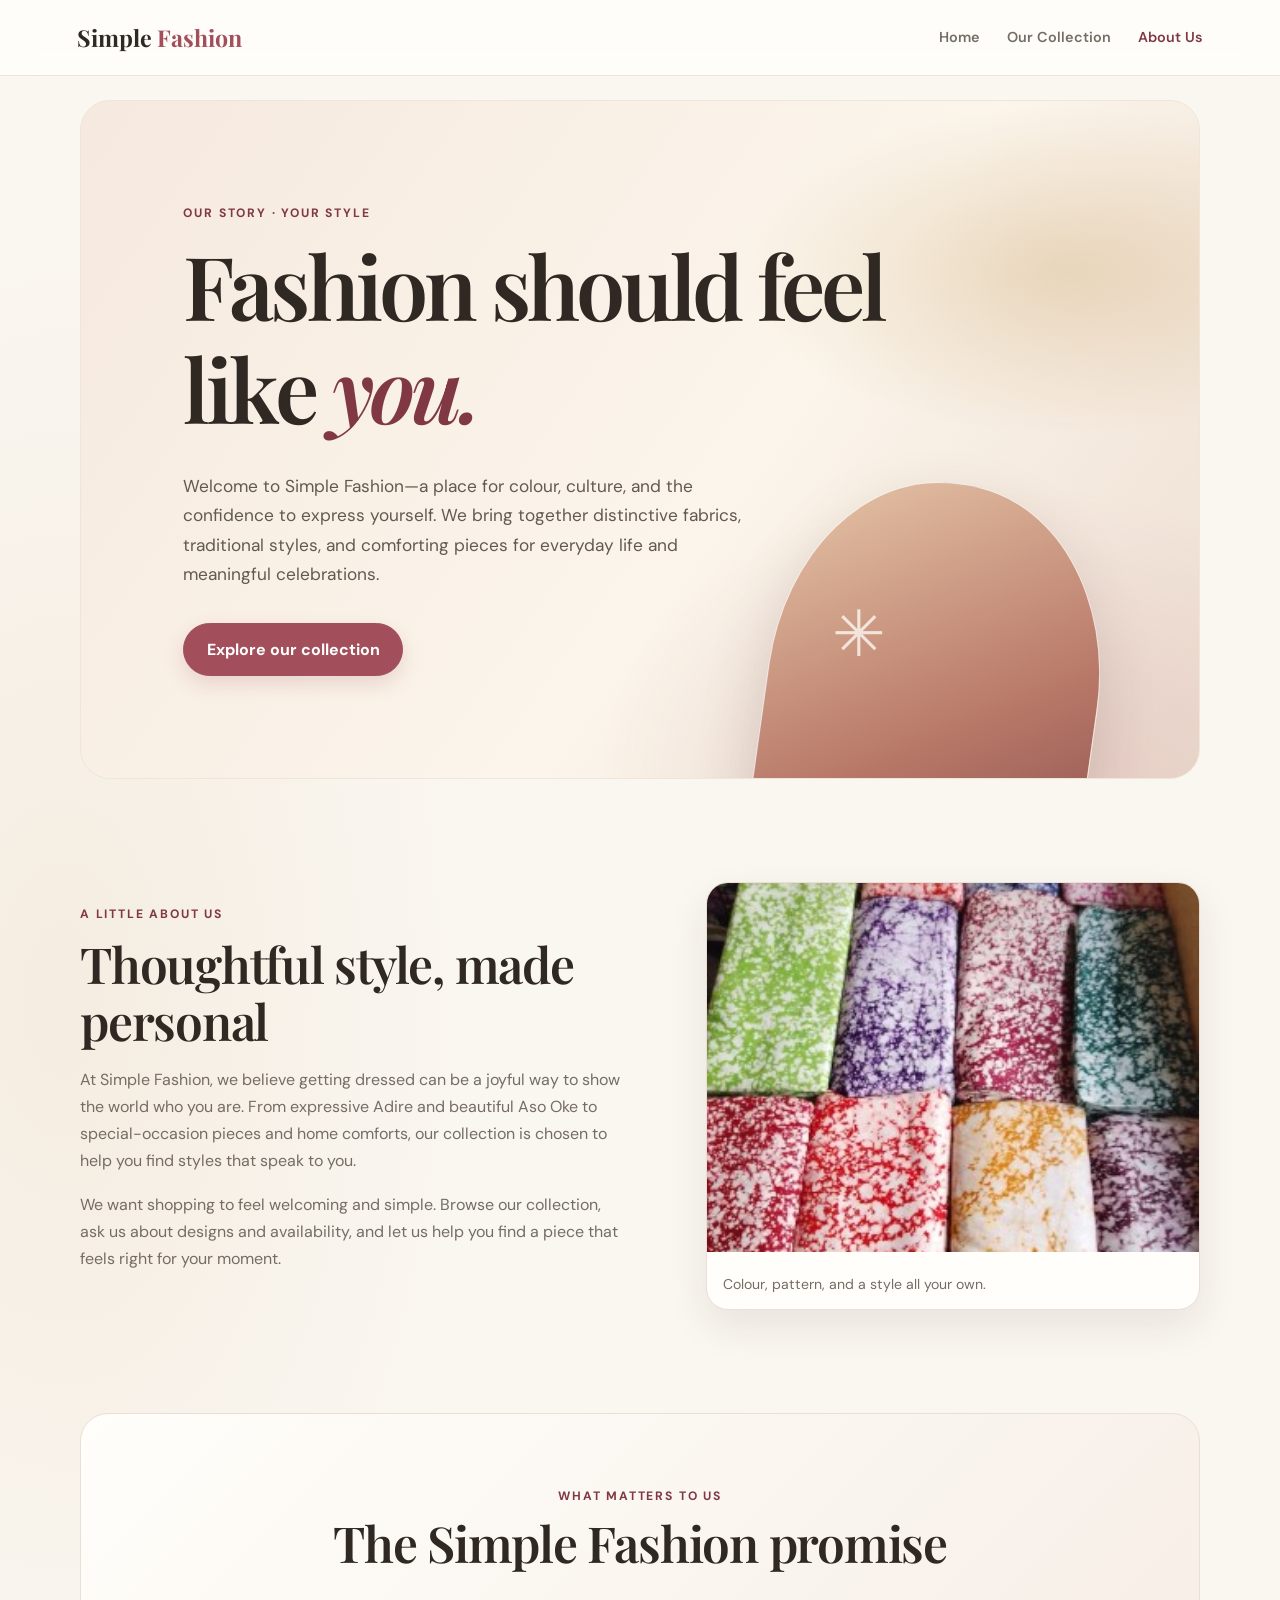
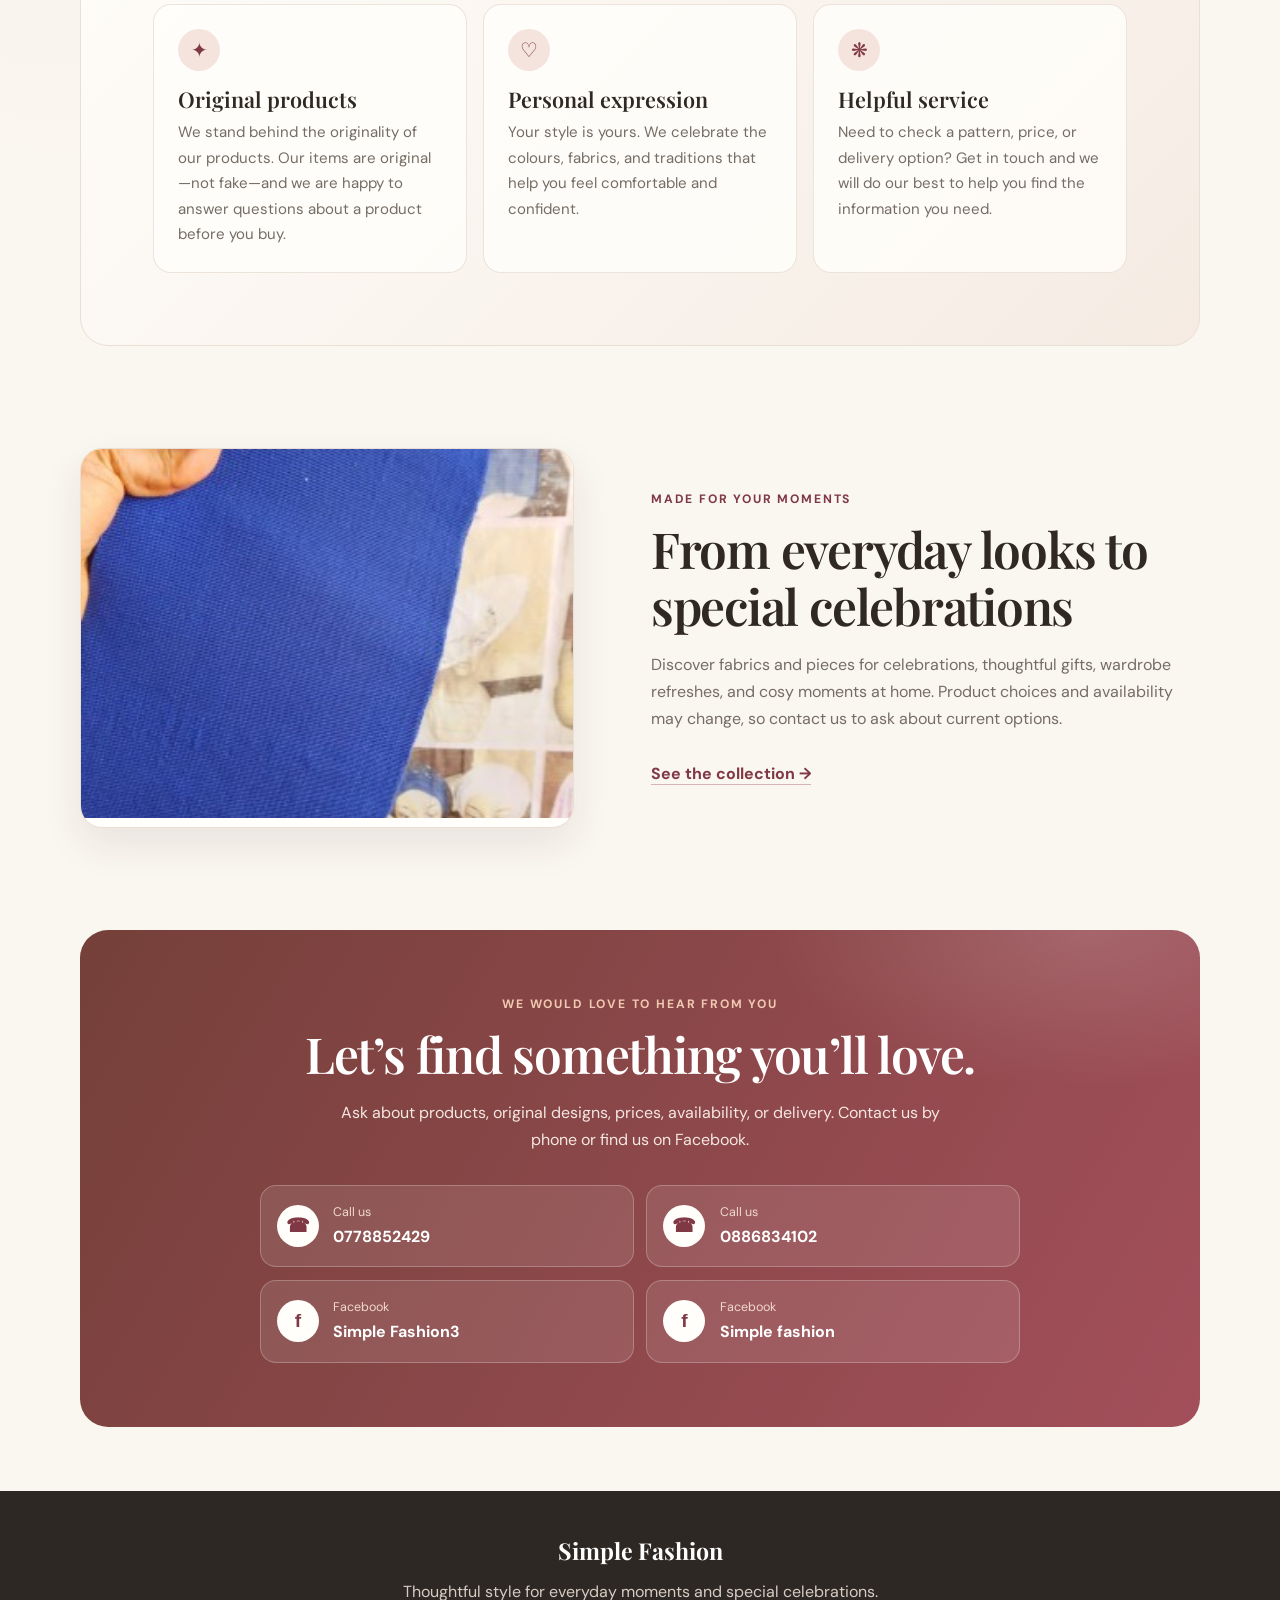
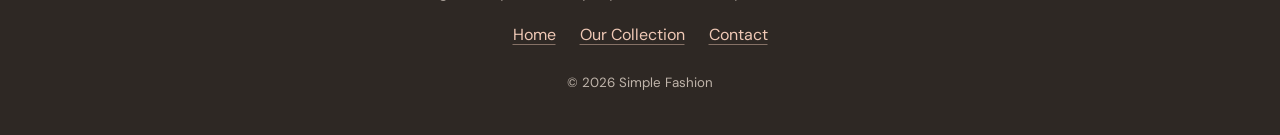
<file: index3.html>
<!DOCTYPE html>
<html lang="en">
<head>
  <meta charset="UTF-8">
  <meta name="google-adsense-account" content="ca-pub-1925316275861821">
  <meta name="viewport" content="width=device-width, initial-scale=1.0">
  <meta name="description" content="Learn about Simple Fashion, our original products, and our love of expressive personal style.">
  <title>About Us | Simple Fashion</title>
  <script async src="https://pagead2.googlesyndication.com/pagead/js/adsbygoogle.js?client=ca-pub-1925316275861821"
     crossorigin="anonymous"></script>
  <link rel="stylesheet" href="style3.css">
</head>
<body>
  <header class="site-header">
    <a class="brand" href="index.html">Simple <span>Fashion</span></a>
    <nav aria-label="Main navigation">
      <a href="index.html">Home</a>
      <a href="index2.html">Our Collection</a>
      <a class="active" href="index3.html" aria-current="page">About Us</a>
    </nav>
  </header>

  <main>
    <section class="about-hero">
      <p class="eyebrow">Our story · Your style</p>
      <h1>Fashion should feel like <em>you.</em></h1>
      <p>
        Welcome to Simple Fashion—a place for colour, culture, and the
        confidence to express yourself. We bring together distinctive fabrics,
        traditional styles, and comforting pieces for everyday life and
        meaningful celebrations.
      </p>
      <a class="button" href="index2.html">Explore our collection</a>
      <span class="hero-flower" aria-hidden="true">✳</span>
    </section>

    <section class="story-section">
      <div class="story-copy">
        <p class="eyebrow">A little about us</p>
        <h2>Thoughtful style, made personal</h2>
        <p>
          At Simple Fashion, we believe getting dressed can be a joyful way to
          show the world who you are. From expressive Adire and beautiful Aso
          Oke to special-occasion pieces and home comforts, our collection is
          chosen to help you find styles that speak to you.
        </p>
        <p>
          We want shopping to feel welcoming and simple. Browse our collection,
          ask us about designs and availability, and let us help you find a
          piece that feels right for your moment.
        </p>
      </div>

      <figure class="story-image">
        <img src="adire.jpg" alt="Colourful Adire fabric from the Simple Fashion collection" loading="lazy">
        <figcaption>Colour, pattern, and a style all your own.</figcaption>
      </figure>
    </section>

    <section class="values-section" aria-labelledby="values-heading">
      <p class="eyebrow">What matters to us</p>
      <h2 id="values-heading">The Simple Fashion promise</h2>

      <div class="values-grid">
        <article class="value-card">
          <span class="value-icon" aria-hidden="true">✦</span>
          <h3>Original products</h3>
          <p>
            We stand behind the originality of our products. Our items are
            original—not fake—and we are happy to answer questions about a
            product before you buy.
          </p>
        </article>

        <article class="value-card">
          <span class="value-icon" aria-hidden="true">♡</span>
          <h3>Personal expression</h3>
          <p>
            Your style is yours. We celebrate the colours, fabrics, and
            traditions that help you feel comfortable and confident.
          </p>
        </article>

        <article class="value-card">
          <span class="value-icon" aria-hidden="true">❋</span>
          <h3>Helpful service</h3>
          <p>
            Need to check a pattern, price, or delivery option? Get in touch
            and we will do our best to help you find the information you need.
          </p>
        </article>
      </div>
    </section>

    <section class="feature-section">
      <figure class="feature-image">
        <img src="asoke.jpg" alt="Aso Oke fabric featured in the Simple Fashion collection" loading="lazy">
      </figure>
      <div class="feature-copy">
        <p class="eyebrow">Made for your moments</p>
        <h2>From everyday looks to special celebrations</h2>
        <p>
          Discover fabrics and pieces for celebrations, thoughtful gifts,
          wardrobe refreshes, and cosy moments at home. Product choices and
          availability may change, so contact us to ask about current options.
        </p>
        <a class="text-link" href="index2.html">See the collection <span aria-hidden="true">→</span></a>
      </div>
    </section>

    <section class="contact-section" id="contact">
      <p class="eyebrow">We would love to hear from you</p>
      <h2>Let’s find something you’ll love.</h2>
      <p>
        Ask about products, original designs, prices, availability, or delivery.
        Contact us by phone or find us on Facebook.
      </p>

      <div class="contact-options">
        <a class="contact-card" href="tel:0778852429">
          <span class="contact-icon" aria-hidden="true">☎</span>
          <span><small>Call us</small><strong>0778852429</strong></span>
        </a>
        <a class="contact-card" href="tel:0886834102">
          <span class="contact-icon" aria-hidden="true">☎</span>
          <span><small>Call us</small><strong>0886834102</strong></span>
        </a>
        <a class="contact-card" href="https://www.facebook.com/search/top?q=Simple%20Fashion3" target="_blank" rel="noopener noreferrer">
          <span class="contact-icon facebook-icon" aria-hidden="true">f</span>
          <span><small>Facebook</small><strong>Simple Fashion3</strong></span>
        </a>
        <a class="contact-card" href="https://www.facebook.com/search/top?q=Simple%20fashion" target="_blank" rel="noopener noreferrer">
          <span class="contact-icon facebook-icon" aria-hidden="true">f</span>
          <span><small>Facebook</small><strong>Simple fashion</strong></span>
        </a>
      </div>
    </section>
  </main>

  <footer>
    <a class="footer-brand" href="index.html">Simple Fashion</a>
    <p>Thoughtful style for everyday moments and special celebrations.</p>
    <div class="footer-links">
      <a href="index.html">Home</a>
      <a href="index2.html">Our Collection</a>
      <a href="#contact">Contact</a>
    </div>
    <small>&copy; 2026 Simple Fashion</small>
  </footer>
</body>
</html>
</file>
<file: style3.css>
@import url('https://fonts.googleapis.com/css2?family=DM+Sans:wght@400;500;600;700&family=Playfair+Display:ital,wght@0,500;0,600;0,700;1,600&display=swap');

:root {
  --ink: #302923;
  --muted: #756d65;
  --rose: #a34f5b;
  --rose-dark: #803944;
  --gold: #c69a5b;
  --cream: #faf6f0;
  --paper: #fffefa;
  --line: #e9dfd5;
  --shadow: 0 16px 40px rgb(56 41 34 / 9%);
  --radius: 22px;
}

* {
  box-sizing: border-box;
}

html {
  scroll-behavior: smooth;
  scroll-padding-top: 100px;
}

body {
  min-width: 320px;
  margin: 0;
  color: var(--ink);
  background:
    radial-gradient(ellipse at 5% 30%, rgb(198 154 91 / 10%), transparent 25rem),
    var(--cream);
  font-family: 'DM Sans', Arial, sans-serif;
  line-height: 1.7;
}

a {
  color: inherit;
  text-decoration: none;
}

.site-header {
  position: sticky;
  top: 0;
  z-index: 10;
  display: flex;
  min-height: 76px;
  align-items: center;
  justify-content: space-between;
  gap: 1rem 2rem;
  padding: 0.8rem clamp(1.25rem, 6vw, 6rem);
  border-bottom: 1px solid rgb(233 223 213 / 85%);
  background: rgb(255 254 250 / 90%);
  backdrop-filter: blur(16px);
}

.brand,
.footer-brand {
  color: var(--ink);
  font-family: 'Playfair Display', Georgia, serif;
  font-size: 1.45rem;
  font-weight: 700;
}

.brand span {
  color: var(--rose);
}

nav {
  display: flex;
  align-items: center;
  flex-wrap: wrap;
  gap: 0.5rem 1.7rem;
}

nav a {
  color: var(--muted);
  font-size: 0.9rem;
  font-weight: 600;
  transition: color 180ms ease;
}

nav a:hover,
nav a.active {
  color: var(--rose-dark);
}

main {
  width: min(1120px, calc(100% - 2.5rem));
  margin-inline: auto;
}

.about-hero {
  position: relative;
  display: grid;
  min-height: 470px;
  align-content: center;
  justify-items: start;
  overflow: hidden;
  margin-top: 1.5rem;
  padding: clamp(2.5rem, 8vw, 7rem);
  border: 1px solid #f0e5d9;
  border-radius: 30px;
  background:
    radial-gradient(ellipse at 88% 25%, rgb(198 154 91 / 30%), transparent 20rem),
    radial-gradient(ellipse at 82% 100%, rgb(163 79 91 / 16%), transparent 25rem),
    linear-gradient(125deg, #f6e9df, #fbf5eb 58%, #eeded2);
}

.about-hero::before {
  position: absolute;
  right: 9%;
  bottom: -19%;
  width: clamp(170px, 29vw, 330px);
  aspect-ratio: 0.78;
  border: 1px solid rgb(255 255 255 / 75%);
  border-radius: 48% 48% 18px 18px;
  background: linear-gradient(150deg, #e8c9aa, #b87868 58%, #84484b);
  box-shadow: 0 25px 60px rgb(83 51 44 / 18%);
  content: '';
  transform: rotate(8deg);
}

.about-hero > * {
  position: relative;
  z-index: 1;
}

.hero-flower {
  position: absolute;
  right: 28%;
  bottom: 13%;
  color: rgb(255 254 250 / 75%);
  font-size: clamp(2rem, 5vw, 4rem);
}

.eyebrow {
  margin: 0 0 0.65rem;
  color: var(--rose-dark);
  font-size: 0.76rem;
  font-weight: 700;
  letter-spacing: 0.15em;
  text-transform: uppercase;
}

h1,
h2,
h3 {
  margin: 0 0 1rem;
  font-family: 'Playfair Display', Georgia, serif;
  font-weight: 600;
  line-height: 1.16;
}

h1 {
  max-width: 740px;
  font-size: clamp(2.8rem, 7vw, 5.5rem);
  letter-spacing: -0.045em;
}

h1 em {
  color: var(--rose-dark);
}

h2 {
  font-size: clamp(2rem, 4.5vw, 3.1rem);
  letter-spacing: -0.025em;
}

h3 {
  font-size: 1.35rem;
}

.about-hero > p:not(.eyebrow) {
  max-width: 570px;
  color: #625950;
  font-size: 1.08rem;
}

.button {
  display: inline-flex;
  min-height: 48px;
  align-items: center;
  justify-content: center;
  margin-top: 1rem;
  padding: 0.75rem 1.4rem;
  border: 1px solid var(--rose);
  border-radius: 999px;
  background: var(--rose);
  box-shadow: 0 8px 20px rgb(163 79 91 / 18%);
  color: white;
  font-weight: 700;
  transition: transform 180ms ease, background 180ms ease, box-shadow 180ms ease;
}

.button:hover {
  transform: translateY(-2px);
  background: var(--rose-dark);
  box-shadow: 0 12px 26px rgb(128 57 68 / 23%);
}

.story-section,
.feature-section {
  display: grid;
  grid-template-columns: 1fr 0.9fr;
  align-items: center;
  gap: clamp(2rem, 6vw, 5rem);
  padding-block: clamp(4rem, 8vw, 7rem);
}

.story-copy p:not(.eyebrow),
.feature-copy p:not(.eyebrow) {
  color: var(--muted);
}

.story-image,
.feature-image {
  overflow: hidden;
  margin: 0;
  border: 1px solid var(--line);
  border-radius: var(--radius);
  background: var(--paper);
  box-shadow: var(--shadow);
}

.story-image img,
.feature-image img {
  width: 100%;
  aspect-ratio: 4 / 3;
  object-fit: cover;
}

.story-image figcaption {
  padding: 0.8rem 1rem;
  color: var(--muted);
  font-size: 0.88rem;
}

.values-section {
  padding: clamp(2.5rem, 6vw, 4.5rem);
  border: 1px solid var(--line);
  border-radius: 28px;
  background: linear-gradient(135deg, #fffefa, #f5ebe3);
  text-align: center;
}

.values-section > .eyebrow {
  margin-bottom: 0.5rem;
}

.values-grid {
  display: grid;
  grid-template-columns: repeat(3, minmax(0, 1fr));
  gap: 1rem;
  margin-top: 2rem;
  text-align: left;
}

.value-card {
  padding: 1.5rem;
  border: 1px solid rgb(233 223 213 / 85%);
  border-radius: 18px;
  background: rgb(255 254 250 / 82%);
  transition: transform 180ms ease, box-shadow 180ms ease;
}

.value-card:hover {
  transform: translateY(-4px);
  box-shadow: var(--shadow);
}

.value-icon {
  display: grid;
  width: 42px;
  height: 42px;
  place-items: center;
  margin-bottom: 1rem;
  border-radius: 50%;
  background: #f4e4dd;
  color: var(--rose-dark);
  font-size: 1.25rem;
}

.value-card h3 {
  margin-bottom: 0.5rem;
}

.value-card p {
  margin: 0;
  color: var(--muted);
  font-size: 0.94rem;
}

.feature-section {
  grid-template-columns: 0.9fr 1fr;
}

.text-link {
  display: inline-block;
  margin-top: 0.7rem;
  color: var(--rose-dark);
  font-weight: 700;
  text-decoration: underline;
  text-decoration-color: rgb(163 79 91 / 40%);
  text-underline-offset: 5px;
}

.text-link:hover {
  color: var(--rose);
}

.contact-section {
  margin-bottom: 4rem;
  padding: clamp(2rem, 6vw, 4rem);
  border-radius: 28px;
  background:
    radial-gradient(ellipse at 90% 0%, rgb(255 255 255 / 15%), transparent 20rem),
    linear-gradient(120deg, #754039, #a34f5b);
  color: white;
  text-align: center;
}

.contact-section h2 {
  color: white;
}

.contact-section > p:not(.eyebrow) {
  max-width: 600px;
  margin-inline: auto;
  color: #f5e7e2;
}

.contact-section .eyebrow {
  color: #f1c9b2;
}

.contact-options {
  display: grid;
  grid-template-columns: repeat(2, minmax(0, 1fr));
  gap: 0.8rem;
  max-width: 760px;
  margin: 2rem auto 0;
}

.contact-card {
  display: flex;
  align-items: center;
  gap: 0.9rem;
  padding: 1rem;
  border: 1px solid rgb(255 255 255 / 24%);
  border-radius: 16px;
  background: rgb(255 255 255 / 10%);
  text-align: left;
  transition: background 180ms ease, transform 180ms ease;
}

.contact-card:hover {
  transform: translateY(-3px);
  background: rgb(255 255 255 / 18%);
}

.contact-icon {
  display: grid;
  width: 42px;
  height: 42px;
  flex: 0 0 auto;
  place-items: center;
  border-radius: 50%;
  background: #fffefa;
  color: var(--rose-dark);
  font-size: 1.2rem;
  font-weight: 700;
}

.facebook-icon {
  font-family: Arial, sans-serif;
}

.contact-card small,
.contact-card strong {
  display: block;
}

.contact-card small {
  color: #f1d9cf;
  font-size: 0.78rem;
}

.contact-card strong {
  color: white;
  overflow-wrap: anywhere;
}

footer {
  padding: 2.5rem 1.25rem;
  background: #2e2824;
  color: white;
  text-align: center;
}

.footer-brand {
  color: white;
}

footer p {
  margin: 0.5rem auto 1rem;
  color: #d6ccc3;
}

.footer-links {
  display: flex;
  justify-content: center;
  flex-wrap: wrap;
  gap: 1.5rem;
  margin-bottom: 1.2rem;
}

.footer-links a {
  color: #f0c9b6;
  text-decoration: underline;
  text-decoration-color: rgb(240 201 182 / 45%);
  text-underline-offset: 4px;
}

.footer-links a:hover {
  color: white;
}

footer small {
  color: #bfb4aa;
}

:focus-visible {
  outline: 3px solid var(--gold);
  outline-offset: 4px;
}

@media (max-width: 760px) {
  .site-header {
    flex-direction: column;
    justify-content: center;
  }

  nav {
    justify-content: center;
    gap: 0.5rem 1rem;
  }

  .story-section,
  .feature-section {
    grid-template-columns: 1fr;
  }

  .values-grid {
    grid-template-columns: 1fr;
  }

  .about-hero::before {
    right: -12%;
    opacity: 0.55;
  }
}

@media (max-width: 500px) {
  main {
    width: min(100% - 1.5rem, 1120px);
  }

  .about-hero {
    min-height: 430px;
    padding: 2.5rem 1.4rem;
  }

  .contact-options {
    grid-template-columns: 1fr;
  }
}

@media (prefers-reduced-motion: reduce) {
  *,
  *::before,
  *::after {
    scroll-behavior: auto !important;
    transition-duration: 0.01ms !important;
  }
}
</file>
